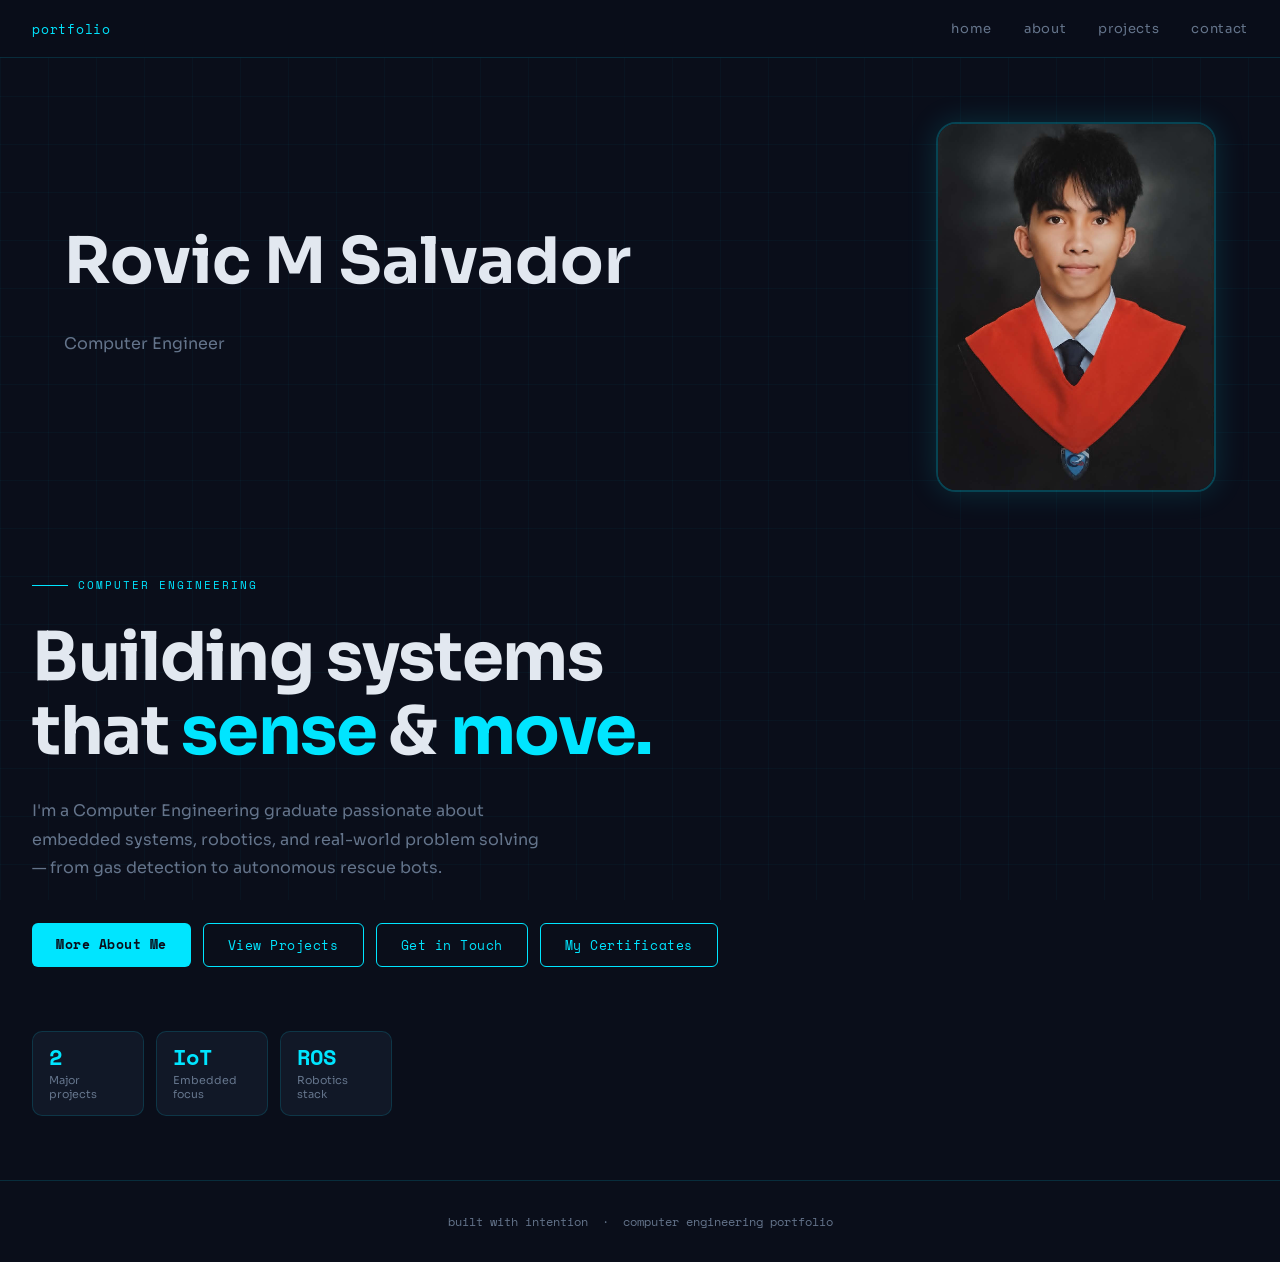
<file: index.html>
<!DOCTYPE html>
<html lang="en">
<head>
  <meta charset="UTF-8" />
  <meta name="viewport" content="width=device-width, initial-scale=1.0" />
  <title>Portfolio — Computer Engineer</title>
  <link rel="stylesheet" href="style.css">
  <link rel="preconnect" href="https://fonts.googleapis.com" />
  <link rel="preconnect" href="https://fonts.gstatic.com" crossorigin />
  <link href="https://fonts.googleapis.com/css2?family=Space+Mono:wght@400;700&family=Sora:wght@300;400;600;700&display=swap" rel="stylesheet" />

</head>
<body>

<nav>
  <a class="nav-logo" href="index.html"> portfolio</a>

  <div class="nav-links">
    <a href="index.html">home</a>
    <a href="about.html">about</a>
    <a href="project.html">projects</a>
    <a href="contact.html">contact</a>
  </div>
</nav>

    <div class="intro-container">

  <div class="intro-text">
    <h1>Rovic M Salvador</h1>
    <p class="hero-subtitle">Computer Engineer</p>
  </div>

  <div class="intro-image">
    <img src="assets/images/grad.jpg" alt="Rovic Salvador">
  </div>

</div>

     

</div>

<!-- HERO -->
<div class="hero">
  <div class="hero-tag">Computer Engineering</div>
  <h1>
    Building systems<br>
    that <span class="accent">sense</span> &amp; <span class="accent">move.</span>
  </h1>
  <p class="hero-subtitle">
    I'm a Computer Engineering graduate passionate about embedded systems, robotics, and real-world problem solving — from gas detection to autonomous rescue bots.
  </p>
  <div class="hero-btns">
    <a href="about.html" class="btn btn-primary"> More About Me</a>
    <a href="project.html" class="btn btn-outline">View Projects</a>
    <a href="contact.html" class="btn btn-outline">Get in Touch</a>
    <a href="certification.html" class="btn btn-outline">My Certificates</a>
    
  </div>
  <div class="hero-stats">
    <div class="stat-card">
      <div class="stat-num">2</div>
      <div class="stat-label">Major projects</div>
    </div>
    <div class="stat-card">
      <div class="stat-num">IoT</div>
      <div class="stat-label">Embedded focus</div>
    </div>
    <div class="stat-card">
      <div class="stat-num">ROS</div>
      <div class="stat-label">Robotics stack</div>
    </div>
  </div>

</div>

</div>

<footer>
  built with intention &nbsp;·&nbsp; computer engineering portfolio
</footer>

</body>
</html>
</file>
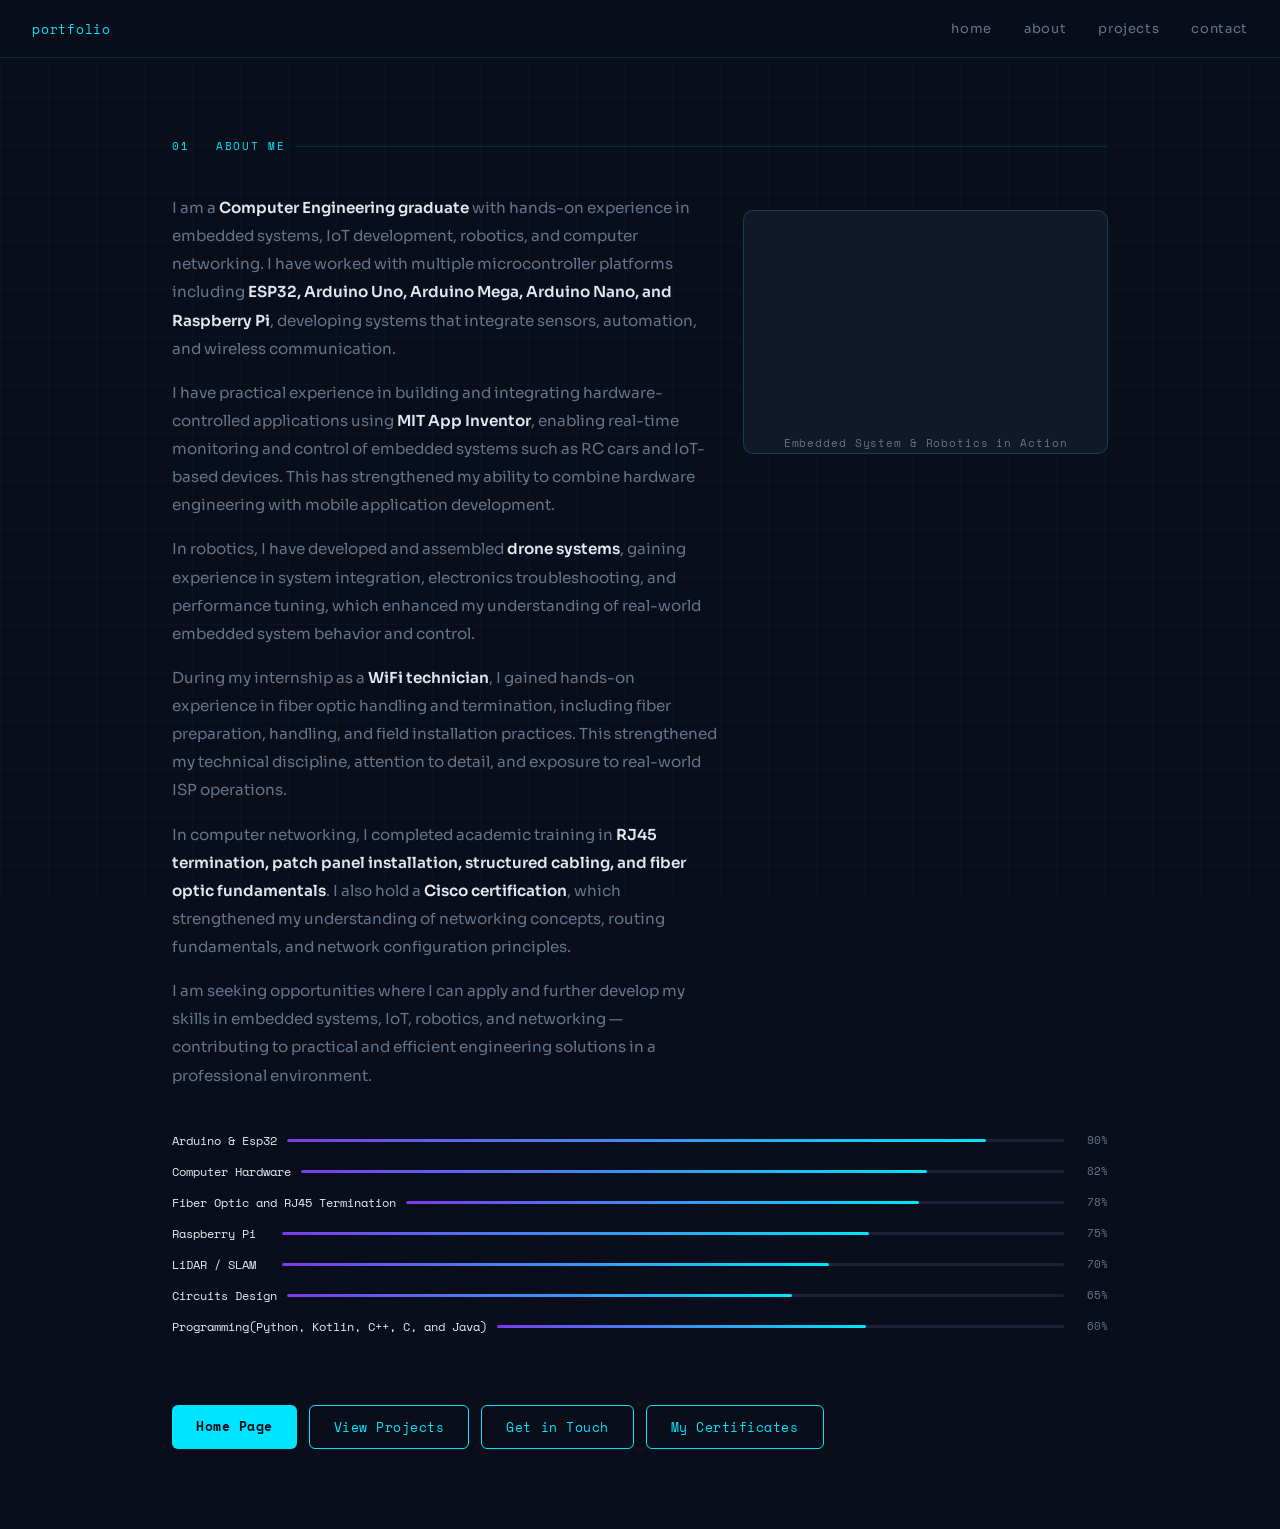
<file: about.html>
<!-- about.html -->
<!DOCTYPE html>
<html lang="en">
<head>
  <meta charset="UTF-8" />
  <meta name="viewport" content="width=device-width, initial-scale=1.0" />
  <title>Portfolio — Computer Engineer</title>
  <link rel="stylesheet" href="style.css">
  <link rel="preconnect" href="https://fonts.googleapis.com" />
  <link rel="preconnect" href="https://fonts.gstatic.com" crossorigin />
  <link href="https://fonts.googleapis.com/css2?family=Space+Mono:wght@400;700&family=Sora:wght@300;400;600;700&display=swap" rel="stylesheet" />

</head>

<body>

<nav>
  <a class="nav-logo" href="index.html">portfolio</a>

  <div class="nav-links">
    <a href="index.html">home</a>
    <a href="about.html">about</a>
    <a href="project.html">projects</a>
    <a href="contact.html">contact</a>
  </div>
</nav>

<section id="about">
  <div class="wrapper">
    <div class="section-label">01 &nbsp; About me</div>
    <div class="about-grid">
        <div class="about-text">
          <p>I am a <strong>Computer Engineering graduate</strong> with hands-on experience in embedded systems, IoT development, robotics, and computer networking. I have worked with multiple microcontroller platforms including <strong>ESP32, Arduino Uno, Arduino Mega, Arduino Nano, and Raspberry Pi</strong>, developing systems that integrate sensors, automation, and wireless communication.</p>

          <p>I have practical experience in building and integrating hardware-controlled applications using <strong>MIT App Inventor</strong>, enabling real-time monitoring and control of embedded systems such as RC cars and IoT-based devices. This has strengthened my ability to combine hardware engineering with mobile application development.</p>

          <p>In robotics, I have developed and assembled <strong>drone systems</strong>, gaining experience in system integration, electronics troubleshooting, and performance tuning, which enhanced my understanding of real-world embedded system behavior and control.</p>

          <p>During my internship as a <strong>WiFi technician</strong>, I gained hands-on experience in fiber optic handling and termination, including fiber preparation, handling, and field installation practices. This strengthened my technical discipline, attention to detail, and exposure to real-world ISP operations.</p>

          <p>In computer networking, I completed academic training in <strong>RJ45 termination, patch panel installation, structured cabling, and fiber optic fundamentals</strong>. I also hold a <strong>Cisco certification</strong>, which strengthened my understanding of networking concepts, routing fundamentals, and network configuration principles.</p>

          <p>I am seeking opportunities where I can apply and further develop my skills in embedded systems, IoT, robotics, and networking — contributing to practical and efficient engineering solutions in a professional environment.</p>
        </div>

        <div class="about-video">
        <video autoplay muted loop playsinline src="assets/video/aboutvid.mp4"></video>
        <br><br>
        <p class="video-caption">Embedded System &amp; Robotics in Action</p>
      </div>    

        </div>
      
        <br><br>
      <div class="skills-list">
        <div class="skill-row">
          <span class="skill-name">Arduino &amp; Esp32 </span>
          <div class="skill-track"><div class="skill-fill" style="width:90%"></div></div>
          <span class="skill-pct">90%</span>
        </div>
        <div class="skill-row">
          <span class="skill-name">Computer Hardware</span>
          <div class="skill-track"><div class="skill-fill" style="width:82%"></div></div>
          <span class="skill-pct">82%</span>
        </div>
        <div class="skill-row">
          <span class="skill-name">Fiber Optic and RJ45 Termination</span>
          <div class="skill-track"><div class="skill-fill" style="width:78%"></div></div>
          <span class="skill-pct">78%</span>
        </div>
        <div class="skill-row">
          <span class="skill-name">Raspberry Pi</span>
          <div class="skill-track"><div class="skill-fill" style="width:75%"></div></div>
          <span class="skill-pct">75%</span>
        </div>
        <div class="skill-row">
          <span class="skill-name">LiDAR / SLAM</span>
          <div class="skill-track"><div class="skill-fill" style="width:70%"></div></div>
          <span class="skill-pct">70%</span>
        </div>
        <div class="skill-row">
          <span class="skill-name">Circuits Design</span>
          <div class="skill-track"><div class="skill-fill" style="width:65%"></div></div>
          <span class="skill-pct">65%</span>
        </div>
        <div class="skill-row">
          <span class="skill-name">Programming(Python, Kotlin, C++, C, and Java)</span>
          <div class="skill-track"><div class="skill-fill" style="width:65%"></div></div>
          <span class="skill-pct">60%</span>
        </div>
        <br><br>
        <div class="hero-btns">
        <a href="index.html" class="btn btn-primary">Home Page</a>
        <a href="project.html" class="btn btn-outline">View Projects</a>
        <a href="contact.html" class="btn btn-outline">Get in Touch</a>
        <a href="certification.html" class="btn btn-outline">My Certificates</a>
        </div>
      
    </div>
     
  </div>
</section>

</body>
</html>
</file>
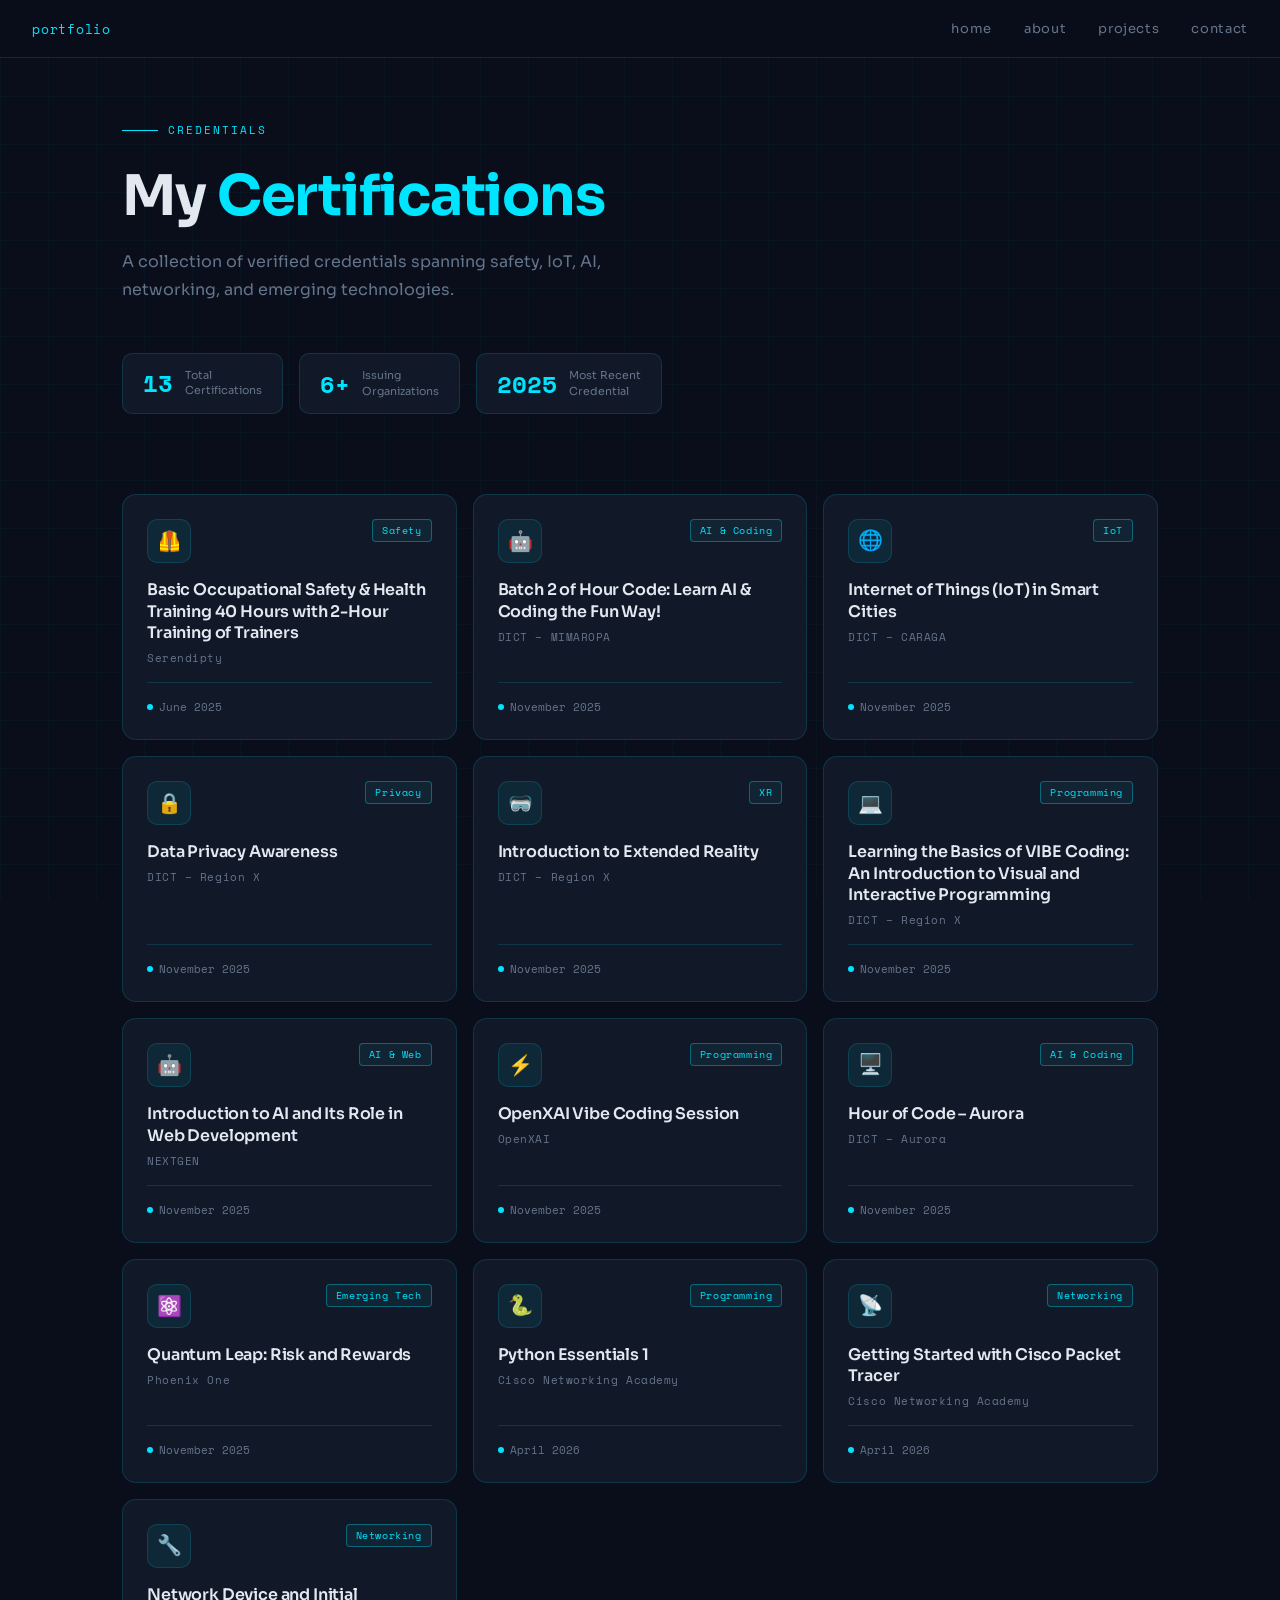
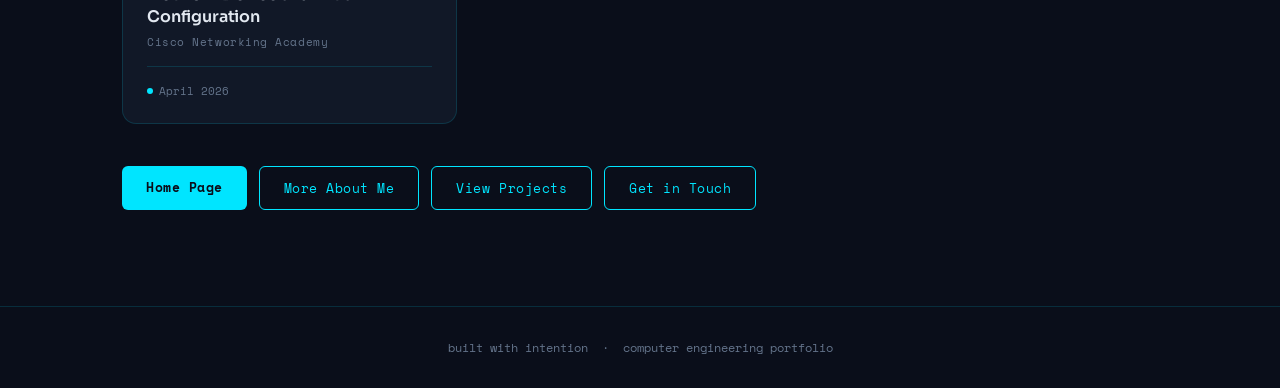
<file: certification.html>
<!DOCTYPE html>
<html lang="en">
<head>
  <meta charset="UTF-8" />
  <meta name="viewport" content="width=device-width, initial-scale=1.0" />
  <title>Certifications — Portfolio</title>
  <link rel="stylesheet" href="style.css">
  <link rel="preconnect" href="https://fonts.googleapis.com" />
  <link rel="preconnect" href="https://fonts.gstatic.com" crossorigin />
  <link href="https://fonts.googleapis.com/css2?family=Space+Mono:wght@400;700&family=Sora:wght@300;400;600;700&display=swap" rel="stylesheet" />
</head>
<body>

<nav>
  <a class="nav-logo" href="index.html">portfolio</a>
  <div class="nav-links">
    <a href="index.html">home</a>
    <a href="about.html">about</a>
    <a href="project.html">projects</a>
    <a href="contact.html">contact</a>
  </div>
</nav>

<div class="cert-hero">
  <div class="cert-hero-tag">Credentials</div>
  <h1>My <span class="accent">Certifications</span></h1>
  <p class="cert-hero-sub">A collection of verified credentials spanning safety, IoT, AI, networking, and emerging technologies.</p>
  <div class="cert-stats">
    <div class="cert-stat">
      <div class="cert-stat-num">13</div>
      <div class="cert-stat-label">Total<br>Certifications</div>
    </div>
    <div class="cert-stat">
      <div class="cert-stat-num">6+</div>
      <div class="cert-stat-label">Issuing<br>Organizations</div>
    </div>
    <div class="cert-stat">
      <div class="cert-stat-num">2025</div>
      <div class="cert-stat-label">Most Recent<br>Credential</div>
    </div>
  </div>
</div>

<div class="cert-section">
  <div class="cert-grid">

    <a class="cert-card" href="#cert1">
      <div class="cert-card-top">
        <div class="cert-issuer-icon">🦺</div>
        <div class="cert-badge">Safety</div>
      </div>
      <div class="cert-card-body">
        <div class="cert-title">Basic Occupational Safety & Health Training 40 Hours with 2-Hour Training of Trainers</div>
        <div class="cert-issuer">Serendipty</div>
      </div>
      <div class="cert-card-footer">
        <div class="cert-date">June 2025</div>
        <span class="cert-view-hint">View →</span>
      </div>
    </a>

    <a class="cert-card" href="#cert2">
      <div class="cert-card-top">
        <div class="cert-issuer-icon">🤖</div>
        <div class="cert-badge">AI & Coding</div>
      </div>
      <div class="cert-card-body">
        <div class="cert-title">Batch 2 of Hour Code: Learn AI & Coding the Fun Way!</div>
        <div class="cert-issuer">DICT – MIMAROPA</div>
      </div>
      <div class="cert-card-footer">
        <div class="cert-date">November 2025</div>
        <span class="cert-view-hint">View →</span>
      </div>
    </a>

    <a class="cert-card" href="#cert3">
      <div class="cert-card-top">
        <div class="cert-issuer-icon">🌐</div>
        <div class="cert-badge">IoT</div>
      </div>
      <div class="cert-card-body">
        <div class="cert-title">Internet of Things (IoT) in Smart Cities</div>
        <div class="cert-issuer">DICT – CARAGA</div>
      </div>
      <div class="cert-card-footer">
        <div class="cert-date">November 2025</div>
        <span class="cert-view-hint">View →</span>
      </div>
    </a>

    <a class="cert-card" href="#cert4">
      <div class="cert-card-top">
        <div class="cert-issuer-icon">🔒</div>
        <div class="cert-badge">Privacy</div>
      </div>
      <div class="cert-card-body">
        <div class="cert-title">Data Privacy Awareness</div>
        <div class="cert-issuer">DICT – Region X</div>
      </div>
      <div class="cert-card-footer">
        <div class="cert-date">November 2025</div>
        <span class="cert-view-hint">View →</span>
      </div>
    </a>

    <a class="cert-card" href="#cert5">
      <div class="cert-card-top">
        <div class="cert-issuer-icon">🥽</div>
        <div class="cert-badge">XR</div>
      </div>
      <div class="cert-card-body">
        <div class="cert-title">Introduction to Extended Reality</div>
        <div class="cert-issuer">DICT – Region X</div>
      </div>
      <div class="cert-card-footer">
        <div class="cert-date">November 2025</div>
        <span class="cert-view-hint">View →</span>
      </div>
    </a>

    <a class="cert-card" href="#cert6">
      <div class="cert-card-top">
        <div class="cert-issuer-icon">💻</div>
        <div class="cert-badge">Programming</div>
      </div>
      <div class="cert-card-body">
        <div class="cert-title">Learning the Basics of VIBE Coding: An Introduction to Visual and Interactive Programming</div>
        <div class="cert-issuer">DICT – Region X</div>
      </div>
      <div class="cert-card-footer">
        <div class="cert-date">November 2025</div>
        <span class="cert-view-hint">View →</span>
      </div>
    </a>

    <a class="cert-card" href="#cert7">
      <div class="cert-card-top">
        <div class="cert-issuer-icon">🤖</div>
        <div class="cert-badge">AI & Web</div>
      </div>
      <div class="cert-card-body">
        <div class="cert-title">Introduction to AI and Its Role in Web Development</div>
        <div class="cert-issuer">NEXTGEN</div>
      </div>
      <div class="cert-card-footer">
        <div class="cert-date">November 2025</div>
        <span class="cert-view-hint">View →</span>
      </div>
    </a>

    <a class="cert-card" href="#cert8">
      <div class="cert-card-top">
        <div class="cert-issuer-icon">⚡</div>
        <div class="cert-badge">Programming</div>
      </div>
      <div class="cert-card-body">
        <div class="cert-title">OpenXAI Vibe Coding Session</div>
        <div class="cert-issuer">OpenXAI</div>
      </div>
      <div class="cert-card-footer">
        <div class="cert-date">November 2025</div>
        <span class="cert-view-hint">View →</span>
      </div>
    </a>

    <a class="cert-card" href="#cert9">
      <div class="cert-card-top">
        <div class="cert-issuer-icon">🖥️</div>
        <div class="cert-badge">AI & Coding</div>
      </div>
      <div class="cert-card-body">
        <div class="cert-title">Hour of Code – Aurora</div>
        <div class="cert-issuer">DICT – Aurora</div>
      </div>
      <div class="cert-card-footer">
        <div class="cert-date">November 2025</div>
        <span class="cert-view-hint">View →</span>
      </div>
    </a>

    <a class="cert-card" href="#cert10">
      <div class="cert-card-top">
        <div class="cert-issuer-icon">⚛️</div>
        <div class="cert-badge">Emerging Tech</div>
      </div>
      <div class="cert-card-body">
        <div class="cert-title">Quantum Leap: Risk and Rewards</div>
        <div class="cert-issuer">Phoenix One</div>
      </div>
      <div class="cert-card-footer">
        <div class="cert-date">November 2025</div>
        <span class="cert-view-hint">View →</span>
      </div>
    </a>

    <a class="cert-card" href="#cert11">
      <div class="cert-card-top">
        <div class="cert-issuer-icon">🐍</div>
        <div class="cert-badge">Programming</div>
      </div>
      <div class="cert-card-body">
        <div class="cert-title">Python Essentials 1</div>
        <div class="cert-issuer">Cisco Networking Academy</div>
      </div>
      <div class="cert-card-footer">
        <div class="cert-date">April 2026</div>
        <span class="cert-view-hint">View →</span>
      </div>
    </a>

    <a class="cert-card" href="#cert12">
      <div class="cert-card-top">
        <div class="cert-issuer-icon">📡</div>
        <div class="cert-badge">Networking</div>
      </div>
      <div class="cert-card-body">
        <div class="cert-title">Getting Started with Cisco Packet Tracer</div>
        <div class="cert-issuer">Cisco Networking Academy</div>
      </div>
      <div class="cert-card-footer">
        <div class="cert-date">April 2026</div>
        <span class="cert-view-hint">View →</span>
      </div>
    </a>

    <a class="cert-card" href="#cert13">
      <div class="cert-card-top">
        <div class="cert-issuer-icon">🔧</div>
        <div class="cert-badge">Networking</div>
      </div>
      <div class="cert-card-body">
        <div class="cert-title">Network Device and Initial Configuration</div>
        <div class="cert-issuer">Cisco Networking Academy</div>
      </div>
      <div class="cert-card-footer">
        <div class="cert-date">April 2026</div>
        <span class="cert-view-hint">View →</span>
      </div>
    </a>
      
  </div>
  <br><br>
  <div class="hero-btns">
   <a href="index.html" class="btn btn-primary">Home Page</a>
    <a href="about.html" class="btn btn-outline"> More About Me</a>
    <a href="project.html" class="btn btn-outline">View Projects</a>
    <a href="contact.html" class="btn btn-outline">Get in Touch</a>
    
  </div>
</div>



<!-- MODALS -->

<div class="cert-modal" id="cert1">
  <div class="cert-modal-box">
    <a class="modal-close" href="#">✕</a>
    <div class="modal-icon">🦺</div>
    <div class="modal-title">Basic Occupational Safety & Health Training 40 Hours with 2-Hour Training of Trainers</div>
    <div class="modal-issuer">Serendipty</div>
    <div class="modal-divider"></div>
    <div class="modal-meta">
      <div class="modal-meta-row">
        <span class="modal-meta-key">DATE ISSUED</span>
        <span class="modal-meta-val">June 2025</span>
      </div>
      <div class="modal-meta-row">
        <span class="modal-meta-key">CREDENTIAL ID</span>
        <span class="modal-meta-val" style="font-family:var(--font-mono);font-size:12px;">—</span>
      </div>
    </div>
    <div class="modal-desc">Completed an intensive occupational safety and health training focused on workplace hazard awareness, accident prevention, and proper safety procedures. Learned the importance of maintaining a safe working environment, proper use of personal protective equipment (PPE), and emergency response protocols. Gained knowledge about occupational health standards and workplace responsibilities. The training also introduced basic teaching and communication techniques through the Training of Trainers session.</div>
    <img class="modal-cert-img" src="assets/certifacation/serendipty.jpg" alt="Certificate" onerror="this.style.display='none'">
    <div class="modal-skills">
      <span class="modal-skill-tag">Workplace Safety</span>
      <span class="modal-skill-tag">BOSH</span>
      <span class="modal-skill-tag">PPE</span>
      <span class="modal-skill-tag">Training of Trainers</span>
    </div>
    <div class="modal-cta">
      <a href="#" class="btn btn-primary">Verify Credential</a>
      <a href="#" class="btn btn-outline">Close</a>
    </div>
  </div>
</div>

<div class="cert-modal" id="cert2">
  <div class="cert-modal-box">
    <a class="modal-close" href="#">✕</a>
    <div class="modal-icon">🤖</div>
    <div class="modal-title">Batch 2 of Hour Code: Learn AI & Coding the Fun Way!</div>
    <div class="modal-issuer">DICT – MIMAROPA</div>
    <div class="modal-divider"></div>
    <div class="modal-meta">
      <div class="modal-meta-row">
        <span class="modal-meta-key">DATE ISSUED</span>
        <span class="modal-meta-val">November 2025</span>
      </div>
      <div class="modal-meta-row">
        <span class="modal-meta-key">CREDENTIAL ID</span>
        <span class="modal-meta-val" style="font-family:var(--font-mono);font-size:12px;">—</span>
      </div>
    </div>
    <div class="modal-desc">Participated in an interactive coding and artificial intelligence learning program designed to introduce modern technology concepts in a beginner-friendly way. Learned the fundamentals of coding logic, problem-solving, and how AI is used in real-world applications. Explored creative ways technology can improve productivity and innovation. Developed a stronger interest in programming and emerging technologies.</div>
    <img class="modal-cert-img" src="assets/certifacation/hourmimaropa.jpg" alt="Certificate" onerror="this.style.display='none'">
    <div class="modal-skills">
      <span class="modal-skill-tag">AI</span>
      <span class="modal-skill-tag">Coding</span>
      <span class="modal-skill-tag">Problem Solving</span>
      <span class="modal-skill-tag">Hour of Code</span>
    </div>
    <div class="modal-cta">
      <a href="#" class="btn btn-primary">Verify Credential</a>
      <a href="#" class="btn btn-outline">Close</a>
    </div>
  </div>
</div>

<div class="cert-modal" id="cert3">
  <div class="cert-modal-box">
    <a class="modal-close" href="#">✕</a>
    <div class="modal-icon">🌐</div>
    <div class="modal-title">Internet of Things (IoT) in Smart Cities</div>
    <div class="modal-issuer">DICT – CARAGA</div>
    <div class="modal-divider"></div>
    <div class="modal-meta">
      <div class="modal-meta-row">
        <span class="modal-meta-key">DATE ISSUED</span>
        <span class="modal-meta-val">November 2025</span>
      </div>
      <div class="modal-meta-row">
        <span class="modal-meta-key">CREDENTIAL ID</span>
        <span class="modal-meta-val" style="font-family:var(--font-mono);font-size:12px;">—</span>
      </div>
    </div>
    <div class="modal-desc">Learned how Internet of Things (IoT) technologies are applied in smart city infrastructures and modern automation systems. Explored how sensors, devices, and networks communicate to improve transportation, energy management, and public services. Gained understanding of connected systems and data-driven solutions for urban environments. The seminar strengthened knowledge in embedded systems and smart technologies.</div>
    <img class="modal-cert-img" src="assets/certifacation/IOT.jpg" alt="Certificate" onerror="this.style.display='none'">
    <div class="modal-skills">
      <span class="modal-skill-tag">IoT</span>
      <span class="modal-skill-tag">Smart Cities</span>
      <span class="modal-skill-tag">Sensors</span>
      <span class="modal-skill-tag">Embedded Systems</span>
    </div>
    <div class="modal-cta">
      <a href="#" class="btn btn-primary">Verify Credential</a>
      <a href="#" class="btn btn-outline">Close</a>
    </div>
  </div>
</div>

<div class="cert-modal" id="cert4">
  <div class="cert-modal-box">
    <a class="modal-close" href="#">✕</a>
    <div class="modal-icon">🔒</div>
    <div class="modal-title">Data Privacy Awareness</div>
    <div class="modal-issuer">DICT – Region X</div>
    <div class="modal-divider"></div>
    <div class="modal-meta">
      <div class="modal-meta-row">
        <span class="modal-meta-key">DATE ISSUED</span>
        <span class="modal-meta-val">November 2025</span>
      </div>
      <div class="modal-meta-row">
        <span class="modal-meta-key">CREDENTIAL ID</span>
        <span class="modal-meta-val" style="font-family:var(--font-mono);font-size:12px;">—</span>
      </div>
    </div>
    <div class="modal-desc">Completed a training focused on the importance of protecting personal and organizational data in digital environments. Learned the basic principles of data privacy, responsible data handling, and cybersecurity awareness. Understood common online threats and the importance of maintaining confidentiality and security of information. The training emphasized ethical and legal responsibilities regarding data protection.</div>
    <img class="modal-cert-img" src="assets/certifacation/privacy.jpg" alt="Certificate" onerror="this.style.display='none'">
    <div class="modal-skills">
      <span class="modal-skill-tag">Data Privacy</span>
      <span class="modal-skill-tag">Cybersecurity</span>
      <span class="modal-skill-tag">Compliance</span>
      <span class="modal-skill-tag">Data Protection</span>
    </div>
    <div class="modal-cta">
      <a href="#" class="btn btn-primary">Verify Credential</a>
      <a href="#" class="btn btn-outline">Close</a>
    </div>
  </div>
</div>

<div class="cert-modal" id="cert5">
  <div class="cert-modal-box">
    <a class="modal-close" href="#">✕</a>
    <div class="modal-icon">🥽</div>
    <div class="modal-title">Introduction to Extended Reality</div>
    <div class="modal-issuer">DICT – Region X</div>
    <div class="modal-divider"></div>
    <div class="modal-meta">
      <div class="modal-meta-row">
        <span class="modal-meta-key">DATE ISSUED</span>
        <span class="modal-meta-val">November 2025</span>
      </div>
      <div class="modal-meta-row">
        <span class="modal-meta-key">CREDENTIAL ID</span>
        <span class="modal-meta-val" style="font-family:var(--font-mono);font-size:12px;">—</span>
      </div>
    </div>
    <div class="modal-desc">Attended a seminar introducing the fundamentals of Extended Reality (XR), including Virtual Reality (VR), Augmented Reality (AR), and Mixed Reality (MR). Learned how immersive technologies are used in education, gaming, business, and engineering applications. Explored the potential of XR in enhancing user interaction and digital experiences. Gained awareness of future trends in interactive technologies.</div>
    <img class="modal-cert-img" src="assets/certifacation/extended.jpg" alt="Certificate" onerror="this.style.display='none'">
    <div class="modal-skills">
      <span class="modal-skill-tag">VR</span>
      <span class="modal-skill-tag">AR</span>
      <span class="modal-skill-tag">Mixed Reality</span>
      <span class="modal-skill-tag">XR</span>
    </div>
    <div class="modal-cta">
      <a href="#" class="btn btn-primary">Verify Credential</a>
      <a href="#" class="btn btn-outline">Close</a>
    </div>
  </div>
</div>

<div class="cert-modal" id="cert6">
  <div class="cert-modal-box">
    <a class="modal-close" href="#">✕</a>
    <div class="modal-icon">💻</div>
    <div class="modal-title">Learning the Basics of VIBE Coding: An Introduction to Visual and Interactive Programming</div>
    <div class="modal-issuer">DICT – Region X</div>
    <div class="modal-divider"></div>
    <div class="modal-meta">
      <div class="modal-meta-row">
        <span class="modal-meta-key">DATE ISSUED</span>
        <span class="modal-meta-val">November 2025</span>
      </div>
      <div class="modal-meta-row">
        <span class="modal-meta-key">CREDENTIAL ID</span>
        <span class="modal-meta-val" style="font-family:var(--font-mono);font-size:12px;">—</span>
      </div>
    </div>
    <div class="modal-desc">Learned the fundamentals of visual and interactive programming through VIBE Coding concepts. Explored how programming can become more user-friendly and engaging through interactive design and simplified coding approaches. Developed basic understanding of logical programming structures and visual development tools. The session improved creativity and problem-solving skills in software development.</div>
    <img class="modal-cert-img" src="assets/certifacation/vibe.jpg" alt="Certificate" onerror="this.style.display='none'">
    <div class="modal-skills">
      <span class="modal-skill-tag">Vibe Coding</span>
      <span class="modal-skill-tag">Visual Programming</span>
      <span class="modal-skill-tag">Interactive Design</span>
      <span class="modal-skill-tag">Problem Solving</span>
    </div>
    <div class="modal-cta">
      <a href="#" class="btn btn-primary">Verify Credential</a>
      <a href="#" class="btn btn-outline">Close</a>
    </div>
  </div>
</div>

<div class="cert-modal" id="cert7">
  <div class="cert-modal-box">
    <a class="modal-close" href="#">✕</a>
    <div class="modal-icon">🤖</div>
    <div class="modal-title">Introduction to AI and Its Role in Web Development</div>
    <div class="modal-issuer">NEXTGEN</div>
    <div class="modal-divider"></div>
    <div class="modal-meta">
      <div class="modal-meta-row">
        <span class="modal-meta-key">DATE ISSUED</span>
        <span class="modal-meta-val">November 2025</span>
      </div>
      <div class="modal-meta-row">
        <span class="modal-meta-key">CREDENTIAL ID</span>
        <span class="modal-meta-val" style="font-family:var(--font-mono);font-size:12px;">—</span>
      </div>
    </div>
    <div class="modal-desc">Completed a seminar discussing how artificial intelligence is transforming modern web development. Learned about AI-powered tools, automation, chatbots, and smart web applications that improve user experience and productivity. Explored the integration of AI technologies into websites and digital platforms. The training enhanced understanding of current industry trends in web technologies.</div>
    <img class="modal-cert-img" src="assets/certifacation/webdev.png" alt="Certificate" onerror="this.style.display='none'">
    <div class="modal-skills">
      <span class="modal-skill-tag">AI</span>
      <span class="modal-skill-tag">Web Development</span>
      <span class="modal-skill-tag">Automation</span>
      <span class="modal-skill-tag">Chatbots</span>
    </div>
    <div class="modal-cta">
      <a href="#" class="btn btn-primary">Verify Credential</a>
      <a href="#" class="btn btn-outline">Close</a>
    </div>
  </div>
</div>

<div class="cert-modal" id="cert8">
  <div class="cert-modal-box">
    <a class="modal-close" href="#">✕</a>
    <div class="modal-icon">⚡</div>
    <div class="modal-title">OpenXAI Vibe Coding Session</div>
    <div class="modal-issuer">OpenXAI</div>
    <div class="modal-divider"></div>
    <div class="modal-meta">
      <div class="modal-meta-row">
        <span class="modal-meta-key">DATE ISSUED</span>
        <span class="modal-meta-val">November 2025</span>
      </div>
      <div class="modal-meta-row">
        <span class="modal-meta-key">CREDENTIAL ID</span>
        <span class="modal-meta-val" style="font-family:var(--font-mono);font-size:12px;">—</span>
      </div>
    </div>
    <div class="modal-desc">Participated in a coding session focused on AI-assisted and interactive programming approaches using VIBE Coding concepts. Learned how AI tools can support software development, automate tasks, and improve coding efficiency. Explored practical applications of modern development techniques and innovation in programming. The session strengthened interest in AI-driven software solutions.</div>
    <img class="modal-cert-img" src="assets/certifacation/openaxvibe.png" alt="Certificate" onerror="this.style.display='none'">
    <div class="modal-skills">
      <span class="modal-skill-tag">Vibe Coding</span>
      <span class="modal-skill-tag">OpenXAI</span>
      <span class="modal-skill-tag">AI Tools</span>
      <span class="modal-skill-tag">Automation</span>
    </div>
    <div class="modal-cta">
      <a href="#" class="btn btn-primary">Verify Credential</a>
      <a href="#" class="btn btn-outline">Close</a>
    </div>
  </div>
</div>

<div class="cert-modal" id="cert9">
  <div class="cert-modal-box">
    <a class="modal-close" href="#">✕</a>
    <div class="modal-icon">🖥️</div>
    <div class="modal-title">Hour of Code – Aurora</div>
    <div class="modal-issuer">DICT – Aurora</div>
    <div class="modal-divider"></div>
    <div class="modal-meta">
      <div class="modal-meta-row">
        <span class="modal-meta-key">DATE ISSUED</span>
        <span class="modal-meta-val">November 2025</span>
      </div>
      <div class="modal-meta-row">
        <span class="modal-meta-key">CREDENTIAL ID</span>
        <span class="modal-meta-val" style="font-family:var(--font-mono);font-size:12px;">—</span>
      </div>
    </div>
    <div class="modal-desc">Joined a global coding initiative aimed at promoting programming and computational thinking. Learned basic programming concepts such as sequencing, logic, and problem-solving through interactive coding activities. Developed a better understanding of how coding works in software and digital systems. The activity encouraged continuous learning in computer programming and technology.</div>
    <img class="modal-cert-img" src="assets/certifacation/houraurora.png" alt="Certificate" onerror="this.style.display='none'">
    <div class="modal-skills">
      <span class="modal-skill-tag">Hour of Code</span>
      <span class="modal-skill-tag">AI</span>
      <span class="modal-skill-tag">Coding Logic</span>
      <span class="modal-skill-tag">Computational Thinking</span>
    </div>
    <div class="modal-cta">
      <a href="#" class="btn btn-primary">Verify Credential</a>
      <a href="#" class="btn btn-outline">Close</a>
    </div>
  </div>
</div>

<div class="cert-modal" id="cert10">
  <div class="cert-modal-box">
    <a class="modal-close" href="#">✕</a>
    <div class="modal-icon">⚛️</div>
    <div class="modal-title">Quantum Leap: Risk and Rewards</div>
    <div class="modal-issuer">Phoenix One</div>
    <div class="modal-divider"></div>
    <div class="modal-meta">
      <div class="modal-meta-row">
        <span class="modal-meta-key">DATE ISSUED</span>
        <span class="modal-meta-val">November 2025</span>
      </div>
      <div class="modal-meta-row">
        <span class="modal-meta-key">CREDENTIAL ID</span>
        <span class="modal-meta-val" style="font-family:var(--font-mono);font-size:12px;">—</span>
      </div>
    </div>
    <div class="modal-desc">Attended a seminar discussing the opportunities, challenges, and future impact of emerging technologies and innovation. Learned about balancing risks and rewards in technology adoption, digital transformation, and future industries. Explored concepts related to technological advancement and decision-making in modern environments. The seminar provided insights into innovation and future-oriented thinking.</div>
    <img class="modal-cert-img" src="assets/certifacation/phoenixone.jpg" alt="Certificate" onerror="this.style.display='none'">
    <div class="modal-skills">
      <span class="modal-skill-tag">Quantum Computing</span>
      <span class="modal-skill-tag">Emerging Tech</span>
      <span class="modal-skill-tag">Risk Analysis</span>
      <span class="modal-skill-tag">Innovation</span>
    </div>
    <div class="modal-cta">
      <a href="#" class="btn btn-primary">Verify Credential</a>
      <a href="#" class="btn btn-outline">Close</a>
    </div>
  </div>
</div>

<div class="cert-modal" id="cert11">
  <div class="cert-modal-box">
    <a class="modal-close" href="#">✕</a>
    <div class="modal-icon">🐍</div>
    <div class="modal-title">Python Essentials 1</div>
    <div class="modal-issuer">Cisco Networking Academy</div>
    <div class="modal-divider"></div>
    <div class="modal-meta">
      <div class="modal-meta-row">
        <span class="modal-meta-key">DATE ISSUED</span>
        <span class="modal-meta-val">April 2026</span>
      </div>
      <div class="modal-meta-row">
        <span class="modal-meta-key">CREDENTIAL ID</span>
        <span class="modal-meta-val" style="font-family:var(--font-mono);font-size:12px;">—</span>
      </div>
    </div>
    <div class="modal-desc">Completed an introductory Python programming course covering the fundamentals of coding and software development. Learned topics such as variables, loops, functions, conditional statements, and basic problem-solving techniques using Python. Developed foundational programming skills applicable in automation, scripting, and software projects. The course strengthened analytical thinking and coding abilities.</div>
    <img class="modal-cert-img" src="assets/certifacation/python.jpg" alt="Certificate" onerror="this.style.display='none'">
    <div class="modal-skills">
      <span class="modal-skill-tag">Python</span>
      <span class="modal-skill-tag">Programming</span>
      <span class="modal-skill-tag">Automation</span>
      <span class="modal-skill-tag">Cisco</span>
    </div>
    <div class="modal-cta">
      <a href="#" class="btn btn-primary">Verify Credential</a>
      <a href="#" class="btn btn-outline">Close</a>
    </div>
  </div>
</div>

<div class="cert-modal" id="cert12">
  <div class="cert-modal-box">
    <a class="modal-close" href="#">✕</a>
    <div class="modal-icon">📡</div>
    <div class="modal-title">Getting Started with Cisco Packet Tracer</div>
    <div class="modal-issuer">Cisco Networking Academy</div>
    <div class="modal-divider"></div>
    <div class="modal-meta">
      <div class="modal-meta-row">
        <span class="modal-meta-key">DATE ISSUED</span>
        <span class="modal-meta-val">April 2026</span>
      </div>
      <div class="modal-meta-row">
        <span class="modal-meta-key">CREDENTIAL ID</span>
        <span class="modal-meta-val" style="font-family:var(--font-mono);font-size:12px;">—</span>
      </div>
    </div>
    <div class="modal-desc">Learned how to use Cisco Packet Tracer for network simulation, configuration, and troubleshooting. Explored the basics of creating network topologies and simulating communication between devices. Gained hands-on experience in networking concepts such as IP addressing, routers, switches, and connectivity testing. The course improved practical networking and troubleshooting skills.</div>
    <img class="modal-cert-img" src="assets/certifacation/cisco.jpg" alt="Certificate" onerror="this.style.display='none'">
    <div class="modal-skills">
      <span class="modal-skill-tag">Packet Tracer</span>
      <span class="modal-skill-tag">Network Simulation</span>
      <span class="modal-skill-tag">IP Addressing</span>
      <span class="modal-skill-tag">Cisco</span>
    </div>
    <div class="modal-cta">
      <a href="#" class="btn btn-primary">Verify Credential</a>
      <a href="#" class="btn btn-outline">Close</a>
    </div>
  </div>
</div>

<div class="cert-modal" id="cert13">
  <div class="cert-modal-box">
    <a class="modal-close" href="#">✕</a>
    <div class="modal-icon">🔧</div>
    <div class="modal-title">Network Device and Initial Configuration</div>
    <div class="modal-issuer">Cisco Networking Academy</div>
    <div class="modal-divider"></div>
    <div class="modal-meta">
      <div class="modal-meta-row">
        <span class="modal-meta-key">DATE ISSUED</span>
        <span class="modal-meta-val">April 2026</span>
      </div>
      <div class="modal-meta-row">
        <span class="modal-meta-key">CREDENTIAL ID</span>
        <span class="modal-meta-val" style="font-family:var(--font-mono);font-size:12px;">—</span>
      </div>
    </div>
    <div class="modal-desc">Completed a networking course focused on the setup and initial configuration of network devices such as routers and switches. Learned how to configure basic network settings, secure devices, and establish communication between systems. Gained understanding of command-line interface (CLI) operations and essential networking protocols. The training enhanced foundational skills in computer networking and network administration.</div>
    <img class="modal-cert-img" src="assets/certifacation/NDIC.jpg" alt="Certificate" onerror="this.style.display='none'">
    <div class="modal-skills">
      <span class="modal-skill-tag">Network Config</span>
      <span class="modal-skill-tag">Cisco IOS</span>
      <span class="modal-skill-tag">CLI</span>
      <span class="modal-skill-tag">Networking</span>
    </div>
    <div class="modal-cta">
      <a href="#" class="btn btn-primary">Verify Credential</a>
      <a href="#" class="btn btn-outline">Close</a>
    </div>
  </div>
</div>

<footer>
  built with intention &nbsp;·&nbsp; computer engineering portfolio
</footer>

</body>
</html>
</file>
<file: style.css>
*, *::before, *::after { margin: 0; padding: 0; box-sizing: border-box; }

:root {
  --bg: #0a0e1a;
  --surface: #111827;
  --surface2: #1a2235;
  --accent: #00e5ff;
  --accent2: #7c3aed;
  --text: #e2e8f0;
  --muted: #64748b;
  --border: rgba(0,229,255,0.15);
  --font-mono: 'Space Mono', monospace;
  --font-body: 'Sora', sans-serif;
}

html { scroll-behavior: smooth; }

body {
  background: var(--bg);
  color: var(--text);
  font-family: var(--font-body);
  overflow-x: hidden;
}

body::before {
  content: '';
  position: fixed;
  inset: 0;
  background-image:
    linear-gradient(rgba(0,229,255,0.03) 1px, transparent 1px),
    linear-gradient(90deg, rgba(0,229,255,0.03) 1px, transparent 1px);
  background-size: 48px 48px;
  pointer-events: none;
  z-index: 0;
}

nav {
  position: sticky;
  top: 0;
  z-index: 100;
  background: rgba(10,14,26,0.92);
  backdrop-filter: blur(14px);
  -webkit-backdrop-filter: blur(14px);
  border-bottom: 0.5px solid var(--border);
  padding: 0 2rem;
  display: flex;
  align-items: center;
  justify-content: space-between;
  height: 58px;
}
.nav-logo {
  font-family: var(--font-mono);
  font-size: 13px;
  color: var(--accent);
  letter-spacing: 0.06em;
  text-decoration: none;
}
.nav-links { display: flex; gap: 2rem; }
.nav-links a {
  font-size: 13px;
  color: var(--muted);
  text-decoration: none;
  letter-spacing: 0.05em;
  transition: color 0.2s;
}
.nav-links a:hover { color: var(--accent); }

.wrapper {
  max-width: 1000px;
  margin: 0 auto;
  padding: 0 2rem;
  position: relative;
  z-index: 1;
  overflow: visible;
}

.intro-container {
  max-width: 1400px;
  margin: auto;
  padding: 4rem;
  display: flex;
  align-items: center;
  justify-content: space-between;
  gap: 3rem;
  position: relative;
  z-index: 1;
}
.intro-text h1 { font-size: 4rem; font-weight: 700; }
.intro-image img {
  width: 280px;
  height: 370px;
  object-fit: cover;
  border-radius: 20px;
  border: 2px solid rgba(0,229,255,0.25);
  box-shadow: 0 0 30px rgba(0,229,255,0.15);
}

.hero {
  min-height: auto;
  display: flex;
  flex-direction: column;
  justify-content: center;
  padding: 1rem 2rem 4rem;
  max-width: 1350px;
  margin: 0 auto;
  position: relative;
  z-index: 1;
}
.hero-title {
  font-family: var(--font-mono);
  font-size: 11px;
  color: var(--accent);
  letter-spacing: 0.18em;
  text-transform: uppercase;
  margin-bottom: 1.75rem;
  display: flex;
  align-items: center;
  gap: 10px;
  opacity: 0;
  animation: fadeUp 0.6s ease 0.1s forwards;
}
.hero-tag {
  font-family: var(--font-mono);
  font-size: 11px;
  color: var(--accent);
  letter-spacing: 0.18em;
  text-transform: uppercase;
  margin-bottom: 1.75rem;
  display: flex;
  align-items: center;
  gap: 10px;
  opacity: 0;
  animation: fadeUp 0.6s ease 0.1s forwards;
}
.hero-tag::before {
  content: '';
  width: 36px;
  height: 1px;
  background: var(--accent);
}
.hero h1 {
  font-size: clamp(2.4rem, 6vw, 4.2rem);
  font-weight: 700;
  line-height: 1.1;
  letter-spacing: -0.02em;
  opacity: 0;
  animation: fadeUp 0.6s ease 0.2s forwards;
}
.hero h1 .accent { color: var(--accent); }
.hero-subtitle {
  font-size: 1rem;
  color: var(--muted);
  line-height: 1.8;
  max-width: 520px;
  margin: 1.75rem 0 2.5rem;
  opacity: 0;
  animation: fadeUp 0.6s ease 0.35s forwards;
}
.hero-btns {
  display: flex;
  gap: 12px;
  flex-wrap: wrap;
  opacity: 0;
  animation: fadeUp 0.6s ease 0.45s forwards;
}
.btn {
  padding: 11px 24px;
  border-radius: 6px;
  font-size: 13px;
  font-family: var(--font-mono);
  cursor: pointer;
  border: none;
  text-decoration: none;
  display: inline-block;
  transition: all 0.2s;
  letter-spacing: 0.04em;
}
.btn-primary { background: var(--accent); color: #0a0e1a; font-weight: 700; }
.btn-primary:hover { background: #33eaff; transform: translateY(-2px); }
.btn-outline { background: transparent; color: var(--accent); border: 1px solid var(--accent); }
.btn-outline:hover { background: rgba(0,229,255,0.08); transform: translateY(-2px); }

.hero-stats {
  display: grid;
  grid-template-columns: repeat(3, 1fr);
  gap: 12px;
  margin-top: 4rem;
  max-width: 360px;
  opacity: 0;
  animation: fadeUp 0.6s ease 0.55s forwards;
}
.stat-card {
  background: var(--surface);
  border: 0.5px solid var(--border);
  border-radius: 10px;
  padding: 14px 16px;
}
.stat-num {
  font-family: var(--font-mono);
  font-size: 1.4rem;
  color: var(--accent);
  font-weight: 700;
  line-height: 1;
}
.stat-label { font-size: 11px; color: var(--muted); margin-top: 4px; }

section { padding: 5rem 0; }

.section-label {
  font-family: var(--font-mono);
  font-size: 11px;
  color: var(--accent);
  letter-spacing: 0.16em;
  text-transform: uppercase;
  display: flex;
  align-items: center;
  gap: 10px;
  margin-bottom: 2.5rem;
}
.section-label::after {
  content: '';
  flex: 1;
  height: 0.5px;
  background: var(--border);
}

.about-grid {
  display: grid;
  grid-template-columns: 1.5fr 1fr;
  gap: 1.5rem; /* was 3rem, reduce this */
  align-items: start;
}

.about-text {
  font-size: 0.95rem;
  color: var(--muted);
  line-height: 1.85;
  text-align: left;
}

.about-text p + p { margin-top: 1rem; }
.about-text strong { color: var(--text); font-weight: 600; }

.skills-list { display: flex; flex-direction: column; gap: 14px; }
.skill-row { display: flex; align-items: center; gap: 10px; }
.skill-name { min-width: 100px; font-family: var(--font-mono); font-size: 12px; color: var(--text); }
.skill-track { flex: 1; height: 3px; background: var(--surface2); border-radius: 2px; overflow: hidden; }
.skill-fill { height: 100%; border-radius: 2px; background: linear-gradient(90deg, var(--accent2), var(--accent)); }
.skill-pct { min-width: 34px; text-align: right; font-family: var(--font-mono); font-size: 11px; color: var(--muted); }

.about-video {
  margin-top: 1rem;
  width: 100%;
  border-radius: 10px;
  overflow: hidden;
  border: 1px solid rgba(0, 229, 255, 0.2);
  background: var(--surface);
}

.about-video video {
  width: 100%;
  height: 100%;
  object-fit: cover;
  display: block;
}

.video-caption {
  font-family: var(--font-mono);
  font-size: 11px;
  color: var(--muted);
  text-align: center;
  padding: 4px 8px;
  margin: 0;
  letter-spacing: 0.08em;
  line-height: 1;
}

/* ── PROJECTS ── */
.projects-grid {
  display: grid;
  grid-template-columns: 1fr;
  gap: 1.5rem;
  padding-right: 180px; /* room for floating photo */
}

.project-card {
  position: relative;
  overflow: visible;
  background: var(--surface);
  border: 0.5px solid var(--border);
  border-radius: 14px;
  padding: 1.25rem;
  transition: border-color 0.25s, transform 0.25s;
}
.project-card:hover {
  border-color: rgba(0,229,255,0.5);
  transform: translateY(-3px);
}

.project-content { width: 100%; }

.project-header {
  display: flex;
  align-items: flex-start;
  justify-content: space-between;
  gap: 1rem;
  margin-bottom: 1.25rem;
}
.project-icon {
  width: 48px;
  height: 48px;
  border-radius: 12px;
  background: rgba(0,229,255,0.08);
  border: 0.5px solid var(--border);
  display: flex;
  align-items: center;
  justify-content: center;
  font-size: 24px;
  flex-shrink: 0;
}
.project-tags { display: flex; flex-wrap: wrap; gap: 6px; justify-content: flex-end; }
.tag {
  font-family: var(--font-mono);
  font-size: 10px;
  padding: 3px 9px;
  border-radius: 4px;
  border: 0.5px solid var(--border);
  color: var(--muted);
  background: var(--surface2);
}
.tag.hi { border-color: rgba(0,229,255,0.35); color: var(--accent); }

.project-title {
  font-size: 1.15rem;
  font-weight: 600;
  line-height: 1.3;
  margin-bottom: 0.6rem;
  letter-spacing: -0.01em;
}
.project-desc {
  font-size: 0.88rem;
  color: var(--muted);
  line-height: 1.8;
  margin-bottom: 1.25rem;
}
.project-features { display: flex; flex-direction: column; gap: 6px; }
.feature {
  font-size: 12px;
  color: var(--muted);
  display: flex;
  align-items: flex-start;
  gap: 8px;
  line-height: 1.6;
}
.feature::before {
  content: '→';
  color: var(--accent);
  font-family: var(--font-mono);
  flex-shrink: 0;
  margin-top: 1px;
}

/* ── GALLERY ──
   To resize: change width/height on .gallery-thumb (and match width on .project-gallery)
   To move gap from card: change the 20px in left: calc(100% + 20px)
   To move vertically: change top: 0
*/
.project-gallery {
  position: absolute;
  top: 0;
  left: calc(100% + 120px);
  width: 160px;           /* ← resize photo width here */
  height: auto;
  display: flex;
  flex-direction: column;
  align-items: center;
  gap: 8px;
}

.gallery-thumb {
  width: 380px;           /* ← keep same as .project-gallery width */
  height: 340px;          /* ← resize photo height here */
  object-fit: cover;
  border-radius: 12px;
  border: 1px solid rgba(0,229,255,0.25);
  cursor: pointer;
  transition: transform 0.3s ease, border-color 0.3s ease, box-shadow 0.3s ease;
}
.gallery-thumb:hover {
  transform: scale(1.03);
  border-color: var(--accent);
  box-shadow: 0 0 28px rgba(0,229,255,0.35);
}

.gallery-hint {
  font-family: var(--font-mono);
  font-size: 10px;
  color: var(--muted);
  letter-spacing: 0.06em;
  text-align: center;
}

/* Contact */
.contact-card {
  background: var(--surface);
  border: 0.5px solid var(--border);
  border-radius: 14px;
  padding: 2.5rem;
}
.contact-intro { font-size: 0.95rem; color: var(--muted); line-height: 1.8; margin-bottom: 2rem; max-width: 500px; }
.contact-links { display: flex; flex-direction: column; gap: 10px; }
.contact-link {
  display: flex;
  align-items: center;
  gap: 14px;
  padding: 13px 18px;
  border-radius: 10px;
  background: var(--surface2);
  border: 0.5px solid var(--border);
  text-decoration: none;
  transition: border-color 0.2s, background 0.2s;
}
.contact-link:hover { border-color: rgba(0,229,255,0.45); background: rgba(0,229,255,0.05); }
.contact-icon {
  width: 36px; height: 36px;
  border-radius: 8px;
  background: rgba(0,229,255,0.1);
  display: flex; align-items: center; justify-content: center;
  font-size: 16px; flex-shrink: 0;
  color: var(--accent);
  font-family: var(--font-mono);
  font-weight: 700;
}
.contact-info { display: flex; flex-direction: column; }
.contact-type { font-size: 11px; color: var(--muted); font-family: var(--font-mono); }
.contact-val { font-size: 14px; color: var(--text); margin-top: 1px; }

footer {
  border-top: 0.5px solid var(--border);
  padding: 2rem;
  text-align: center;
  font-family: var(--font-mono);
  font-size: 12px;
  color: var(--muted);
  position: relative;
  z-index: 1;
}

.hero-container {
  display: flex;
  align-items: center;
  justify-content: space-between;
  gap: 5rem;
  min-height: 90vh;
  max-width: 1400px;
  margin: auto;
  padding: 0 4rem;
}
.hero { flex: 1; }
.hero-image {
  flex: 1;
  display: flex;
  justify-content: right;
  align-items: center;
  margin-top: 20px;
}
.hero-image img {
  width: 420px; height: 420px;
  object-fit: cover;
  border-radius: 20px;
  border: 2px solid rgba(0,229,255,0.25);
  box-shadow: 0 0 30px rgba(0,229,255,0.15);
  transition: 0.3s ease;
}
.hero-image img:hover {
  transform: translateY(-8px);
  box-shadow: 0 0 45px rgba(0,229,255,0.3);
}

@keyframes fadeUp {
  from { opacity: 0; transform: translateY(18px); }
  to   { opacity: 1; transform: translateY(0); }
}

/* ── LIGHTBOX ── */
.lightbox {
  position: fixed;
  inset: 0;
  background: rgba(5, 8, 18, 0.96);
  backdrop-filter: blur(12px);
  -webkit-backdrop-filter: blur(12px);
  z-index: 1000;
  display: flex;
  align-items: center;
  justify-content: center;
  flex-direction: column;
  gap: 16px;
  opacity: 0;
  pointer-events: none;
  transition: opacity 0.25s ease;
}
.lightbox.active { opacity: 1; pointer-events: all; }

.lightbox-images {
  position: relative;
  width: min(600px, 80vw);
  height: min(420px, 60vh);
  display: flex;
  align-items: center;
  justify-content: center;
}
.lightbox-img {
  position: absolute;
  width: 100%; height: 100%;
  object-fit: contain;
  border-radius: 12px;
  opacity: 0;
  transition: opacity 0.3s ease;
  pointer-events: none;
}
.lightbox-img.active { opacity: 1; }

.lightbox-close {
  position: fixed;
  top: 20px; right: 24px;
  background: none;
  border: 1px solid var(--border);
  color: var(--muted);
  font-size: 18px;
  width: 38px; height: 38px;
  border-radius: 8px;
  cursor: pointer;
  transition: color 0.2s, border-color 0.2s;
  display: flex; align-items: center; justify-content: center;
}
.lightbox-close:hover { color: var(--accent); border-color: var(--accent); }

.lightbox-prev,
.lightbox-next {
  position: fixed;
  top: 50%;
  transform: translateY(-50%);
  background: rgba(0,229,255,0.08);
  border: 1px solid var(--border);
  color: var(--accent);
  font-size: 20px;
  width: 44px; height: 44px;
  border-radius: 8px;
  cursor: pointer;
  transition: background 0.2s, border-color 0.2s;
  display: flex; align-items: center; justify-content: center;
}
.lightbox-prev { left: 16px; }
.lightbox-next { right: 16px; }
.lightbox-prev:hover,
.lightbox-next:hover { background: rgba(0,229,255,0.18); border-color: var(--accent); }

.lightbox-dots { display: flex; gap: 8px; }
.dot {
  width: 7px; height: 7px;
  border-radius: 50%;
  background: var(--muted);
  cursor: pointer;
  transition: background 0.2s, transform 0.2s;
}
.dot.active { background: var(--accent); transform: scale(1.3); }

/* Responsive */
@media (max-width: 768px) {
  .projects-grid { padding-right: 0; }
  .project-gallery { position: static; width: 100%; margin-top: 1rem; }
  .gallery-thumb { width: 100%; height: 180px; }
}
@media (max-width: 640px) {
  .about-grid { grid-template-columns: 1fr; gap: 2rem; }
  .hero h1 { font-size: 2.2rem; }
  .hero-stats { grid-template-columns: repeat(3,1fr); max-width: 100%; }
  .project-header { flex-direction: column; }
  .project-tags { justify-content: flex-start; }
}

/*cert css */

.cert-hero {
      padding: 4rem 2rem 2rem;
      max-width: 1100px;
      margin: 0 auto;
      position: relative;
      z-index: 1;
    }
    .cert-hero-tag {
      font-family: var(--font-mono);
      font-size: 11px;
      color: var(--accent);
      letter-spacing: 0.18em;
      text-transform: uppercase;
      margin-bottom: 1.75rem;
      display: flex;
      align-items: center;
      gap: 10px;
      opacity: 0;
      animation: fadeUp 0.6s ease 0.1s forwards;
    }
    .cert-hero-tag::before {
      content: '';
      width: 36px;
      height: 1px;
      background: var(--accent);
    }
    .cert-hero h1 {
      font-size: clamp(2rem, 5vw, 3.5rem);
      font-weight: 700;
      line-height: 1.1;
      letter-spacing: -0.02em;
      opacity: 0;
      animation: fadeUp 0.6s ease 0.2s forwards;
    }
    .cert-hero h1 .accent { color: var(--accent); }
    .cert-hero-sub {
      font-size: 1rem;
      color: var(--muted);
      line-height: 1.8;
      max-width: 480px;
      margin: 1.25rem 0 3rem;
      opacity: 0;
      animation: fadeUp 0.6s ease 0.35s forwards;
    }

    /* ── STATS ── */
    .cert-stats {
      display: flex;
      gap: 1rem;
      margin-bottom: 3rem;
      flex-wrap: wrap;
      opacity: 0;
      animation: fadeUp 0.6s ease 0.45s forwards;
    }
    .cert-stat {
      background: var(--surface);
      border: 0.5px solid var(--border);
      border-radius: 10px;
      padding: 14px 20px;
      display: flex;
      align-items: center;
      gap: 12px;
    }
    .cert-stat-num {
      font-family: var(--font-mono);
      font-size: 1.5rem;
      font-weight: 700;
      color: var(--accent);
      line-height: 1;
    }
    .cert-stat-label {
      font-size: 11px;
      color: var(--muted);
      line-height: 1.4;
    }

    /* ── GRID ── */
    .cert-section {
      max-width: 1100px;
      margin: 0 auto;
      padding: 0 2rem 6rem;
      position: relative;
      z-index: 1;
    }
    .cert-grid {
      display: grid;
      grid-template-columns: repeat(auto-fill, minmax(300px, 1fr));
      gap: 1rem;
    }

    /* ── CARD (pure CSS modal via :target) ── */
    .cert-card-wrap { position: relative; }

    .cert-card {
      background: var(--surface);
      border: 0.5px solid var(--border);
      border-radius: 14px;
      padding: 1.5rem;
      position: relative;
      overflow: hidden;
      transition: border-color 0.25s, transform 0.25s, box-shadow 0.25s;
      display: flex;
      flex-direction: column;
      gap: 1rem;
      text-decoration: none;
      color: inherit;
      opacity: 0;
      animation: fadeUp 0.5s ease forwards;
    }
    .cert-card:nth-child(1) { animation-delay: 0.55s; }
    .cert-card:nth-child(2) { animation-delay: 0.65s; }
    .cert-card:nth-child(3) { animation-delay: 0.75s; }
    .cert-card:nth-child(4) { animation-delay: 0.85s; }
    .cert-card:nth-child(5) { animation-delay: 0.95s; }
    .cert-card:nth-child(6) { animation-delay: 1.05s; }

    .cert-card::before {
      content: '';
      position: absolute;
      top: 0; left: 0; right: 0;
      height: 2px;
      background: linear-gradient(90deg, var(--accent2), var(--accent));
      opacity: 0;
      transition: opacity 0.25s;
    }
    .cert-card:hover {
      border-color: rgba(0,229,255,0.45);
      transform: translateY(-4px);
      box-shadow: 0 8px 32px rgba(0,229,255,0.1);
    }
    .cert-card:hover::before { opacity: 1; }

    .cert-card-top {
      display: flex;
      align-items: flex-start;
      justify-content: space-between;
      gap: 1rem;
    }
    .cert-issuer-icon {
      width: 44px; height: 44px;
      border-radius: 10px;
      background: rgba(0,229,255,0.08);
      border: 0.5px solid var(--border);
      display: flex;
      align-items: center;
      justify-content: center;
      font-size: 20px;
      flex-shrink: 0;
    }
    .cert-badge {
      font-family: var(--font-mono);
      font-size: 10px;
      padding: 3px 9px;
      border-radius: 4px;
      border: 0.5px solid rgba(0,229,255,0.35);
      color: var(--accent);
      background: rgba(0,229,255,0.06);
      letter-spacing: 0.06em;
      white-space: nowrap;
      height: fit-content;
    }
    .cert-card-body { flex: 1; }
    .cert-title {
      font-size: 1rem;
      font-weight: 600;
      line-height: 1.35;
      letter-spacing: -0.01em;
      margin-bottom: 0.4rem;
      color: var(--text);
    }
    .cert-issuer {
      font-family: var(--font-mono);
      font-size: 11px;
      color: var(--muted);
      letter-spacing: 0.05em;
    }
    .cert-card-footer {
      display: flex;
      align-items: center;
      justify-content: space-between;
      padding-top: 1rem;
      border-top: 0.5px solid var(--border);
    }
    .cert-date {
      font-family: var(--font-mono);
      font-size: 11px;
      color: var(--muted);
      display: flex;
      align-items: center;
      gap: 6px;
    }
    .cert-date::before {
      content: '';
      width: 6px; height: 6px;
      border-radius: 50%;
      background: var(--accent);
      flex-shrink: 0;
    }
    .cert-view-hint {
      font-family: var(--font-mono);
      font-size: 10px;
      letter-spacing: 0.08em;
      color: var(--accent);
      opacity: 0;
      transition: opacity 0.2s;
    }
    .cert-card:hover .cert-view-hint { opacity: 1; }

    /* ── PURE CSS MODAL via :target ── */
    .cert-modal {
      position: fixed;
      inset: 0;
      background: rgba(5,8,18,0.96);
      backdrop-filter: blur(14px);
      -webkit-backdrop-filter: blur(14px);
      z-index: 1000;
      display: flex;
      align-items: center;
      justify-content: center;
      padding: 2rem;
      opacity: 0;
      pointer-events: none;
      transition: opacity 0.25s ease;
    }
    .cert-modal:target {
      opacity: 1;
      pointer-events: all;
    }
    .cert-modal-box {
      background: var(--surface);
      border: 0.5px solid rgba(0,229,255,0.35);
      border-radius: 16px;
      padding: 2.5rem;
      max-width: 520px;
      width: 100%;
      position: relative;
      box-shadow: 0 0 60px rgba(0,229,255,0.12);
      max-height: 90vh;
      overflow-y: auto;
    }
    .modal-close {
      position: absolute;
      top: 16px; right: 16px;
      width: 34px; height: 34px;
      border-radius: 8px;
      border: 1px solid var(--border);
      background: none;
      color: var(--muted);
      font-size: 16px;
      display: flex;
      align-items: center;
      justify-content: center;
      text-decoration: none;
      transition: color 0.2s, border-color 0.2s;
      line-height: 1;
    }
    .modal-close:hover { color: var(--accent); border-color: var(--accent); }

    .modal-icon {
      width: 56px; height: 56px;
      border-radius: 14px;
      background: rgba(0,229,255,0.08);
      border: 0.5px solid var(--border);
      display: flex;
      align-items: center;
      justify-content: center;
      font-size: 28px;
      margin-bottom: 1.25rem;
    }
    .modal-title {
      font-size: 1.25rem;
      font-weight: 700;
      line-height: 1.3;
      margin-bottom: 0.4rem;
      color: var(--text);
    }
    .modal-issuer {
      font-family: var(--font-mono);
      font-size: 12px;
      color: var(--accent);
      margin-bottom: 1.25rem;
    }
    .modal-divider {
      height: 0.5px;
      background: var(--border);
      margin: 1.25rem 0;
    }
    .modal-meta { display: flex; flex-direction: column; gap: 10px; margin-bottom: 1.25rem; }
    .modal-meta-row { display: flex; justify-content: space-between; align-items: center; }
    .modal-meta-key {
      font-family: var(--font-mono);
      font-size: 11px;
      color: var(--muted);
      letter-spacing: 0.06em;
    }
    .modal-meta-val { font-size: 13px; color: var(--text); }
    .modal-desc {
      font-size: 0.88rem;
      color: var(--muted);
      line-height: 1.8;
      margin-bottom: 1.25rem;
    }
    .modal-cert-img {
      width: 100%;
      border-radius: 10px;
      border: 0.5px solid var(--border);
      margin-bottom: 1.25rem;
      display: block;
    }
    .modal-skills {
      display: flex;
      flex-wrap: wrap;
      gap: 6px;
      margin-bottom: 1.75rem;
    }
    .modal-skill-tag {
      font-family: var(--font-mono);
      font-size: 10px;
      padding: 4px 10px;
      border-radius: 4px;
      border: 0.5px solid var(--border);
      color: var(--muted);
      background: var(--surface2);
    }
    .modal-cta { display: flex; gap: 10px; }

    @media (max-width: 640px) {
      .cert-grid { grid-template-columns: 1fr; }
      .cert-stats { flex-direction: column; }
      .cert-modal-box { padding: 1.5rem; }
</file>
